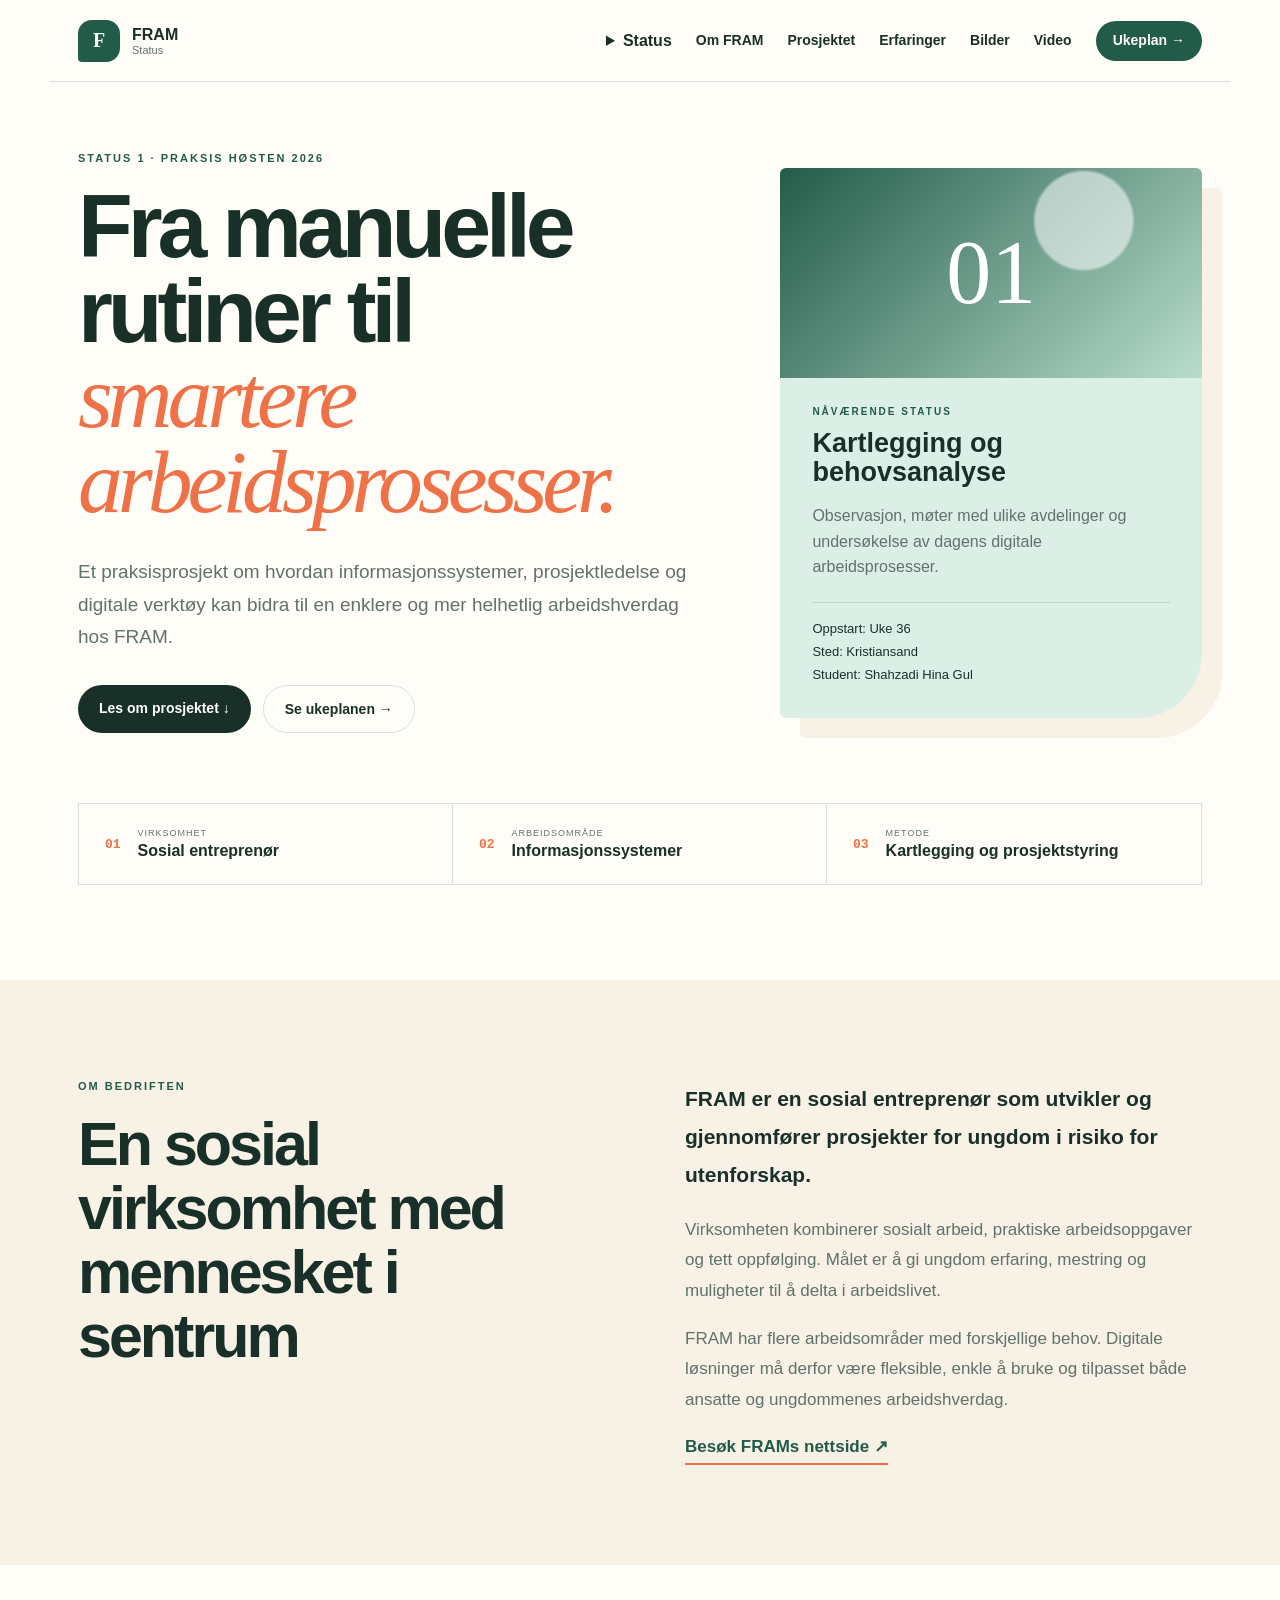
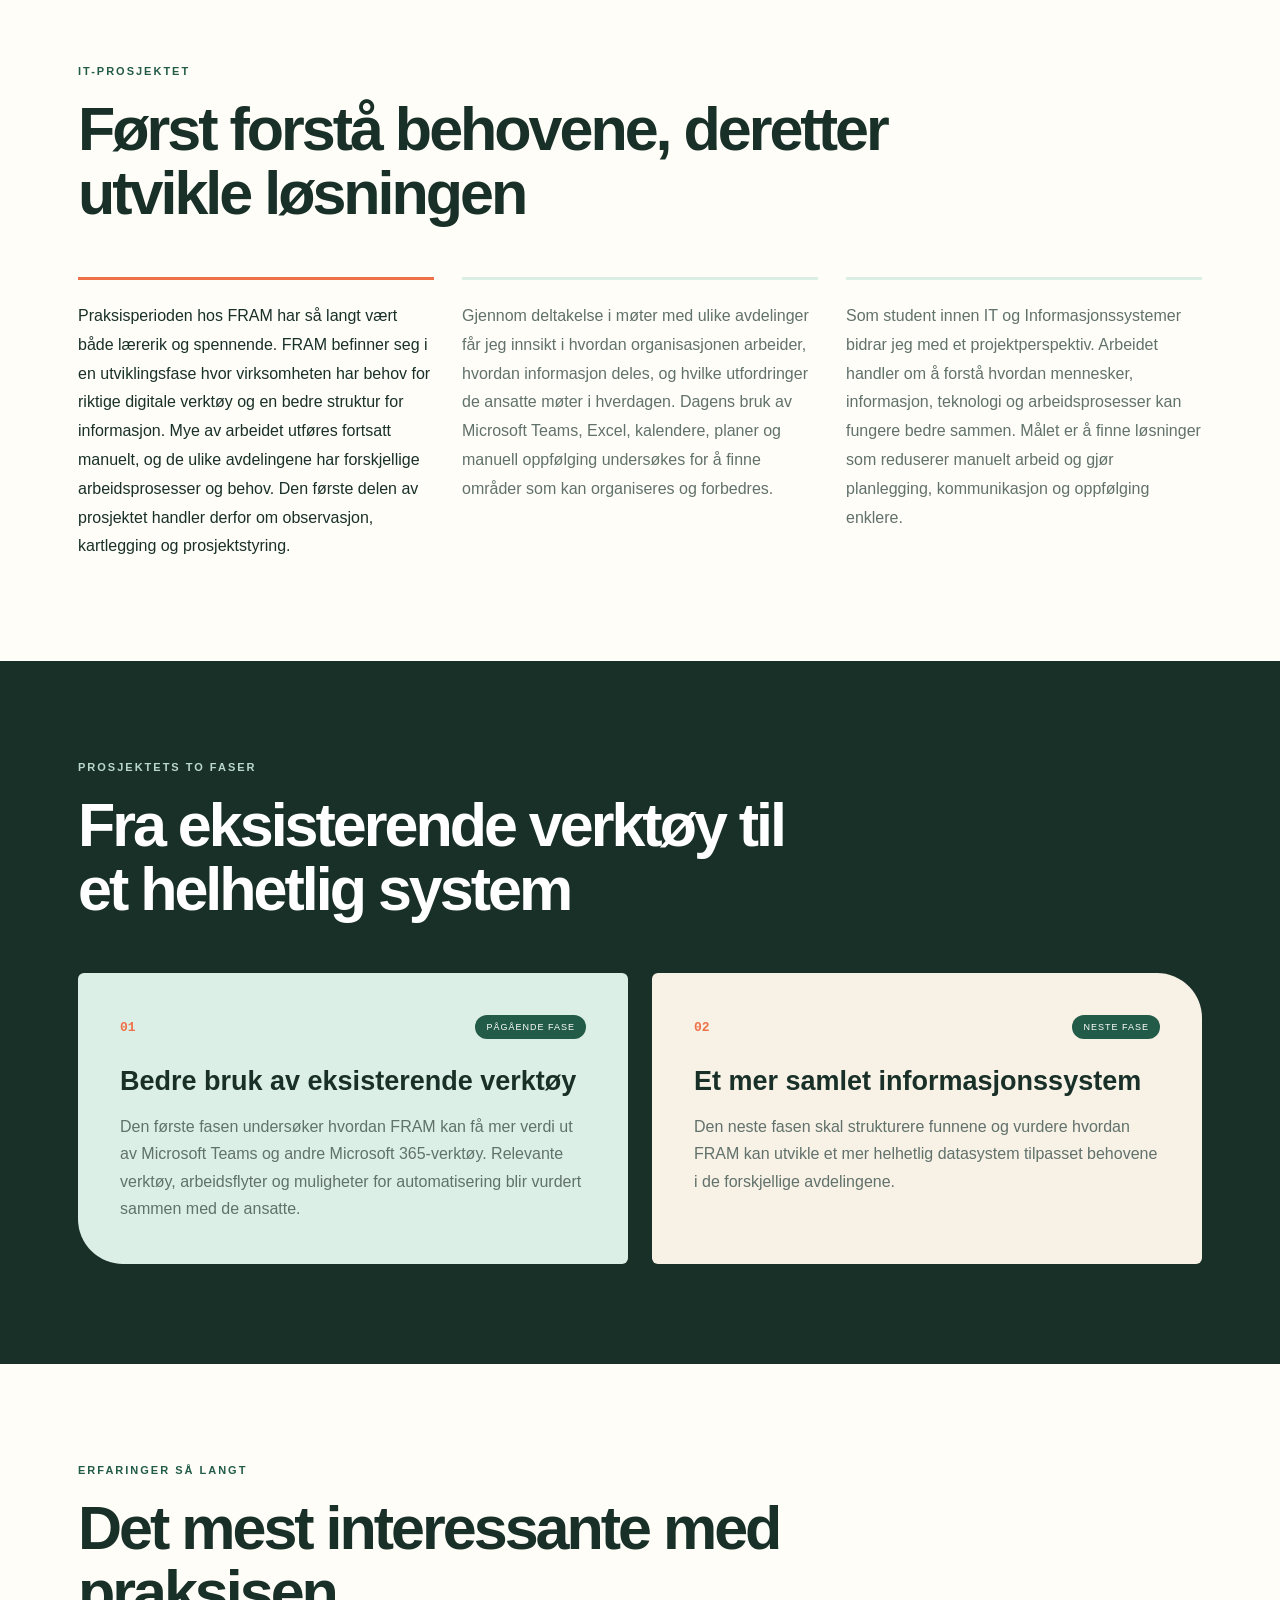
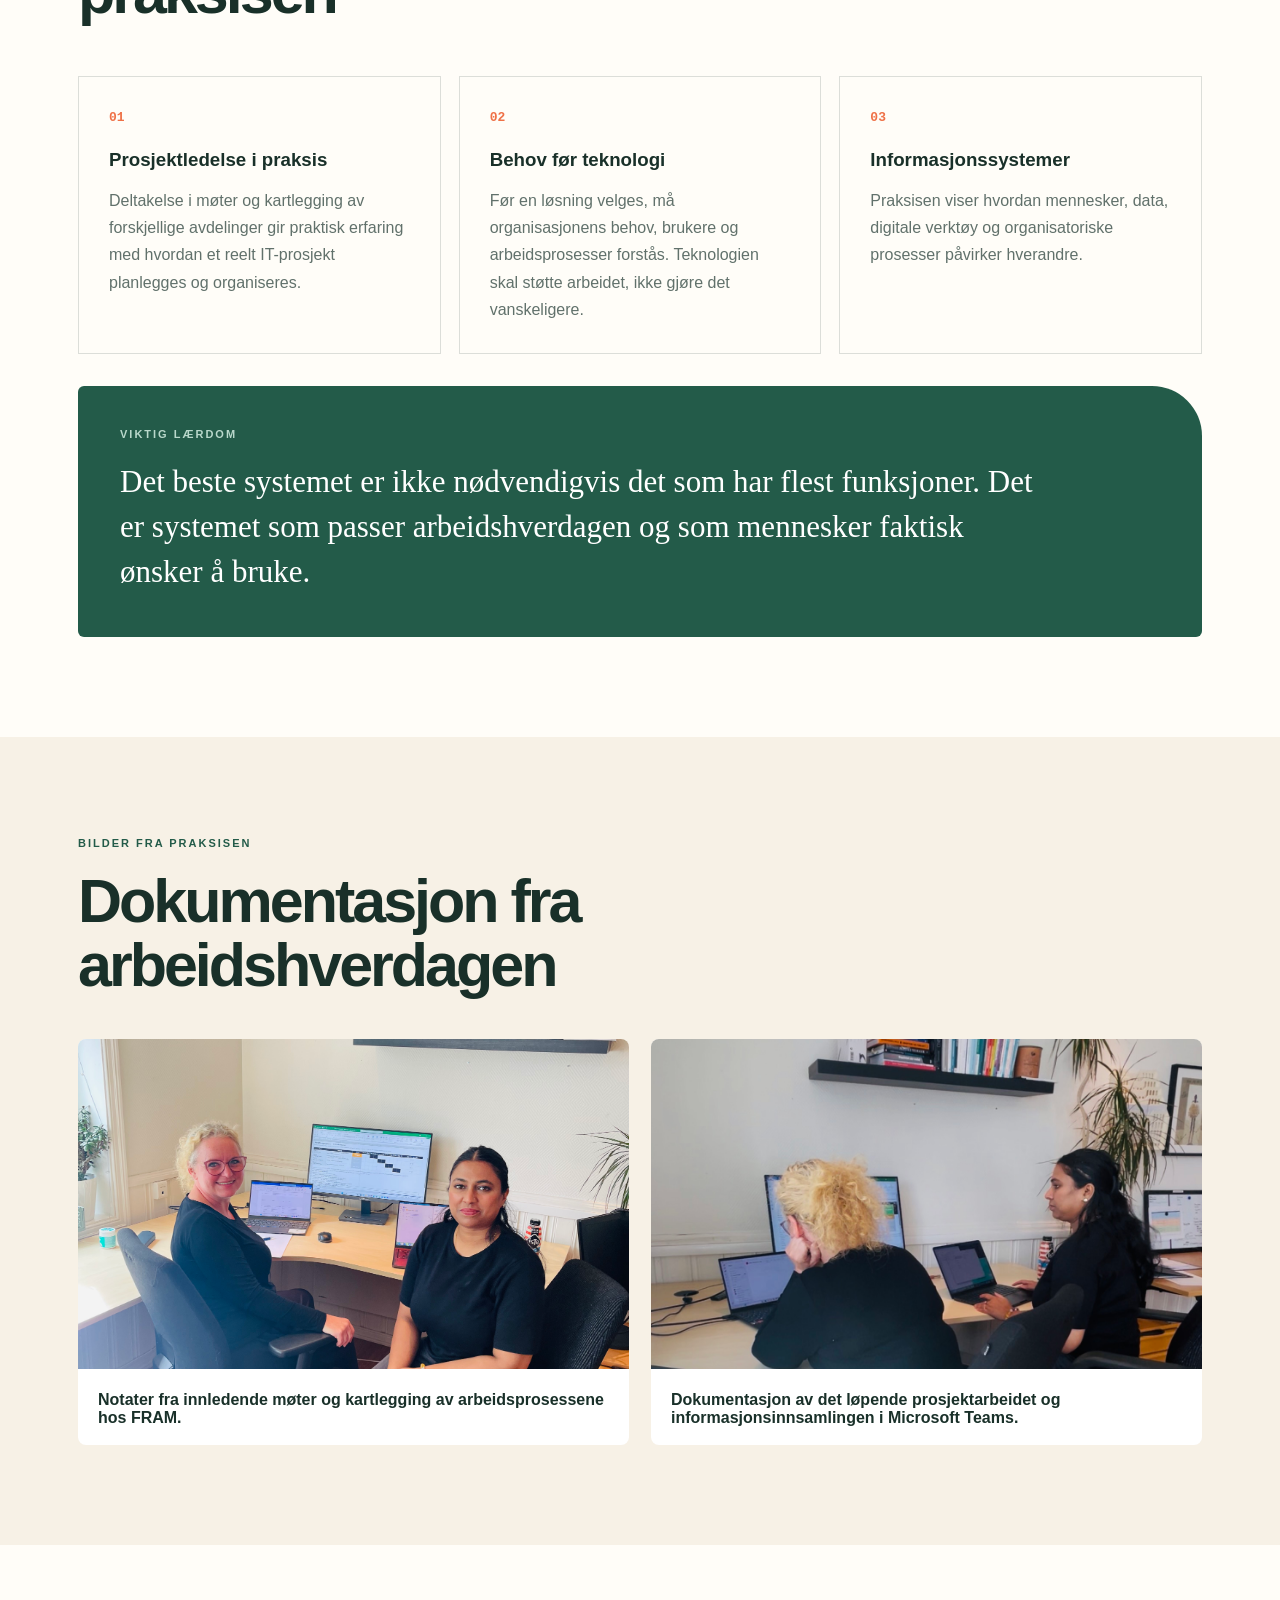
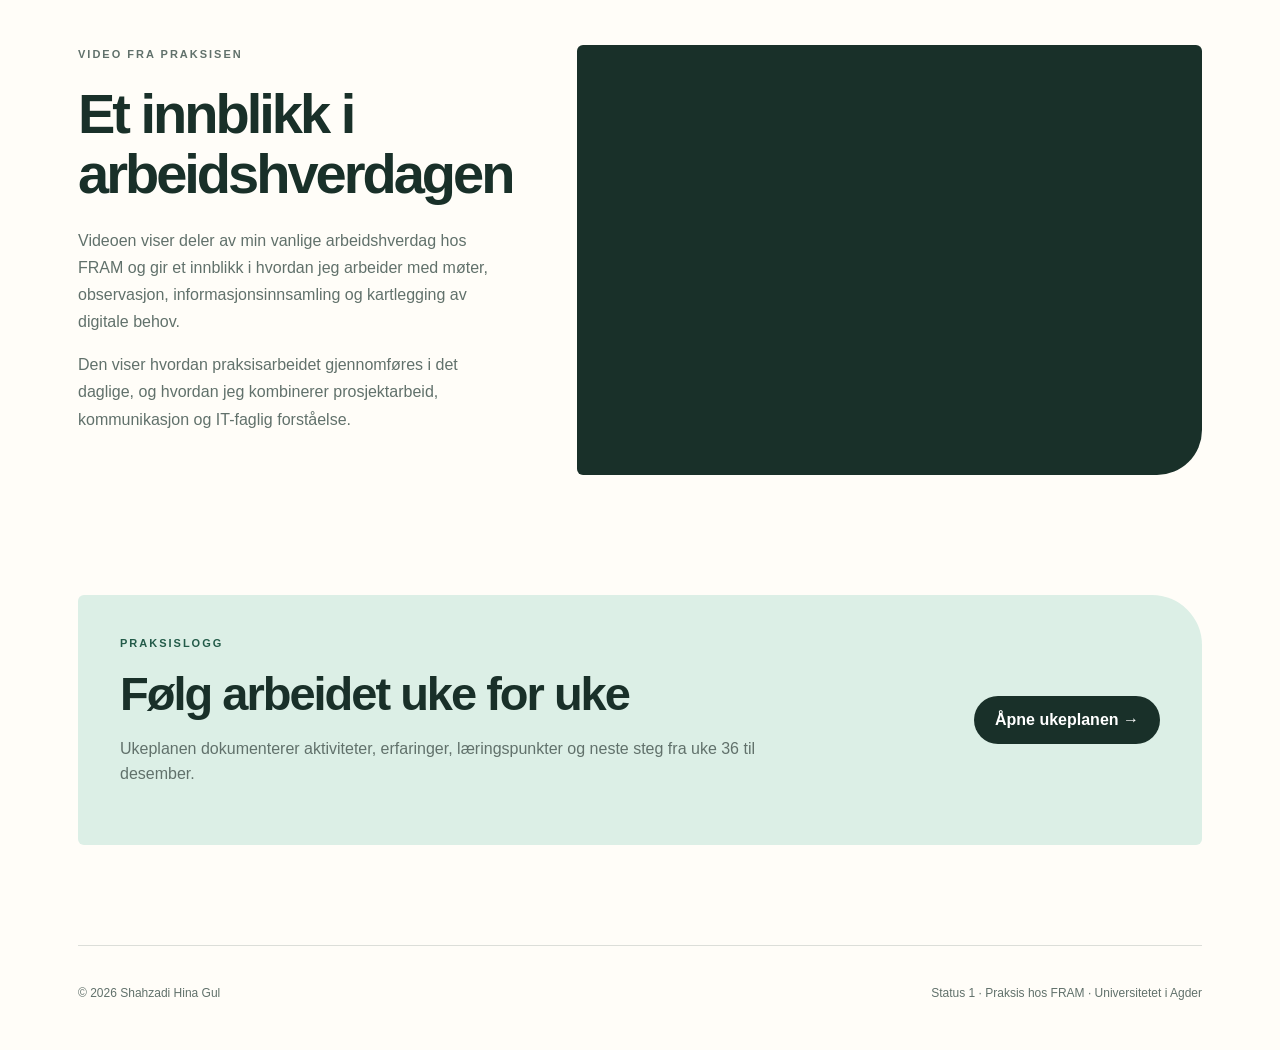
<file: index.html>
<!DOCTYPE html>
<html lang="no">
<head>
    <meta charset="UTF-8">

    <meta
        name="viewport"
        content="width=device-width, initial-scale=1.0"
    >

    <meta
        name="description"
        content="Status 1 fra praksisperioden hos FRAM."
    >

    <title>Status 1 | Praksis hos FRAM</title>

    <link rel="stylesheet" href="./style.css">
</head>

<body>

<header class="site-header">
    <a href="index.html" class="brand">
        <span class="brand-mark">F</span>

        <span class="brand-text">
            <strong>FRAM</strong>
            <small>Status</small>
        </span>
    </a>

    <nav class="navigation" aria-label="Hovedmeny"><details class="status-menu"><summary>Status</summary><div class="status-menu-items"><a href="index.html">Status 1</a><a href="status-2.html">Status 2</a></div></details>
        
        <a href="#om-fram">Om FRAM</a>
        <a href="#prosjektet">Prosjektet</a>
        <a href="#erfaringer">Erfaringer</a>
        <a href="#bilder">Bilder</a>
        <a href="#video">Video</a>

        <a href="weekly-plan.html" class="plan-link">
            Ukeplan →
        </a>
    </nav>
</header>

<main>

    <!-- Front page -->
    <section class="hero">

        <div class="hero-content">
            <p class="label">
                STATUS 1 · PRAKSIS HØSTEN 2026
            </p>

            <h1>
                Fra manuelle rutiner til
                <span>smartere arbeidsprosesser.</span>
            </h1>

            <p class="hero-text">
                Et praksisprosjekt om hvordan informasjonssystemer,
                prosjektledelse og digitale verktøy kan bidra til en
                enklere og mer helhetlig arbeidshverdag hos FRAM.
            </p>

            <div class="hero-actions">
                <a href="#prosjektet" class="button dark-button">
                    Les om prosjektet ↓
                </a>

                <a
                    href="weekly-plan.html"
                    class="button light-button"
                >
                    Se ukeplanen →
                </a>
            </div>
        </div>

        <aside class="status-card">

            <div class="status-decoration">
                <span>01</span>
            </div>

            <div class="status-content">
                <p class="status-label">
                    NÅVÆRENDE STATUS
                </p>

                <h2>
                    Kartlegging og behovsanalyse
                </h2>

                <p>
                    Observasjon, møter med ulike avdelinger og
                    undersøkelse av dagens digitale arbeidsprosesser.
                </p>

                <div class="status-details">
                    <span>Oppstart: Uke 36</span>
                    <span>Sted: Kristiansand</span>
                    <span>Student: Shahzadi Hina Gul</span>
                </div>
            </div>

        </aside>

    </section>

    <!-- Key facts -->
    <section class="facts" aria-label="Nøkkelinformasjon">

        <article>
            <span>01</span>

            <div>
                <small>VIRKSOMHET</small>
                <strong>Sosial entreprenør</strong>
            </div>
        </article>

        <article>
            <span>02</span>

            <div>
                <small>ARBEIDSOMRÅDE</small>
                <strong>Informasjonssystemer</strong>
            </div>
        </article>

        <article>
            <span>03</span>

            <div>
                <small>METODE</small>
                <strong>Kartlegging og prosjektstyring</strong>
            </div>
        </article>

    </section>

    <!-- About FRAM -->
    <section
        class="split-section about-section"
        id="om-fram"
    >

        <div class="section-heading">
            <p class="label">OM BEDRIFTEN</p>

            <h2>
                En sosial virksomhet med mennesket i sentrum
            </h2>
        </div>

        <div class="section-text">
            <p class="lead">
                FRAM er en sosial entreprenør som utvikler og
                gjennomfører prosjekter for ungdom i risiko for
                utenforskap.
            </p>

            <p>
                Virksomheten kombinerer sosialt arbeid, praktiske
                arbeidsoppgaver og tett oppfølging. Målet er å gi
                ungdom erfaring, mestring og muligheter til å delta i
                arbeidslivet.
            </p>

            <p>
                FRAM har flere arbeidsområder med forskjellige behov.
                Digitale løsninger må derfor være fleksible, enkle å
                bruke og tilpasset både ansatte og ungdommenes
                arbeidshverdag.
            </p>

            <a
                href="https://www.framkrs.no/"
                target="_blank"
                rel="noopener noreferrer"
                class="text-link"
            >
                Besøk FRAMs nettside ↗
            </a>
        </div>

    </section>

    <!-- IT project -->
    <section class="project-section" id="prosjektet">

        <div class="section-heading project-heading">
            <p class="label">IT-PROSJEKTET</p>

            <h2>
                Først forstå behovene, deretter utvikle løsningen
            </h2>
        </div>

        <div class="project-paragraphs">

            <p>
                Praksisperioden hos FRAM har så langt vært både lærerik
                og spennende. FRAM befinner seg i en utviklingsfase
                hvor virksomheten har behov for riktige digitale
                verktøy og en bedre struktur for informasjon. Mye av
                arbeidet utføres fortsatt manuelt, og de ulike
                avdelingene har forskjellige arbeidsprosesser og behov.
                Den første delen av prosjektet handler derfor om
                observasjon, kartlegging og prosjektstyring.
            </p>

            <p>
                Gjennom deltakelse i møter med ulike avdelinger får jeg
                innsikt i hvordan organisasjonen arbeider, hvordan
                informasjon deles, og hvilke utfordringer de ansatte
                møter i hverdagen. Dagens bruk av Microsoft Teams,
                Excel, kalendere, planer og manuell oppfølging
                undersøkes for å finne områder som kan organiseres og
                forbedres.
            </p>

            <p>
                Som student innen IT og Informasjonssystemer bidrar
                jeg med et projektperspektiv. Arbeidet
                handler om å forstå hvordan mennesker, informasjon,
                teknologi og arbeidsprosesser kan fungere bedre sammen.
                Målet er å finne løsninger som reduserer manuelt arbeid
                og gjør planlegging, kommunikasjon og oppfølging
                enklere.
            </p>

        </div>

    </section>

    <!-- Project phases -->
    <section class="phases-section">

        <div class="section-heading phase-heading">
            <p class="label light-label">
                PROSJEKTETS TO FASER
            </p>

            <h2>
                Fra eksisterende verktøy til et helhetlig system
            </h2>
        </div>

        <div class="phase-grid">

            <article class="phase-card current-phase">
                <div class="phase-top">
                    <span>01</span>
                    <small>PÅGÅENDE FASE</small>
                </div>

                <h3>
                    Bedre bruk av eksisterende verktøy
                </h3>

                <p>
                    Den første fasen undersøker hvordan FRAM kan få mer
                    verdi ut av Microsoft Teams og andre Microsoft
                    365-verktøy. Relevante verktøy, arbeidsflyter og
                    muligheter for automatisering blir vurdert sammen
                    med de ansatte.
                </p>
            </article>

            <article class="phase-card next-phase">
                <div class="phase-top">
                    <span>02</span>
                    <small>NESTE FASE</small>
                </div>

                <h3>
                    Et mer samlet informasjonssystem
                </h3>

                <p>
                    Den neste fasen skal strukturere funnene og vurdere
                    hvordan FRAM kan utvikle et mer helhetlig
                    datasystem tilpasset behovene i de forskjellige
                    avdelingene.
                </p>
            </article>

        </div>

    </section>

    <!-- Experiences -->
    <section class="experience-section" id="erfaringer">

        <div class="section-heading experience-heading">
            <p class="label">ERFARINGER SÅ LANGT</p>

            <h2>
                Det mest interessante med praksisen
            </h2>
        </div>

        <div class="experience-grid">

            <article>
                <span class="experience-number">01</span>

                <h3>Prosjektledelse i praksis</h3>

                <p>
                    Deltakelse i møter og kartlegging av forskjellige
                    avdelinger gir praktisk erfaring med hvordan et
                    reelt IT-prosjekt planlegges og organiseres.
                </p>
            </article>

            <article>
                <span class="experience-number">02</span>

                <h3>Behov før teknologi</h3>

                <p>
                    Før en løsning velges, må organisasjonens behov,
                    brukere og arbeidsprosesser forstås. Teknologien
                    skal støtte arbeidet, ikke gjøre det vanskeligere.
                </p>
            </article>

            <article>
                <span class="experience-number">03</span>

                <h3>Informasjonssystemer</h3>

                <p>
                    Praksisen viser hvordan mennesker, data, digitale
                    verktøy og organisatoriske prosesser påvirker
                    hverandre.
                </p>
            </article>

        </div>

        <div class="reflection">
            <p class="label light-label">
                VIKTIG LÆRDOM
            </p>

            <blockquote>
                Det beste systemet er ikke nødvendigvis det som har
                flest funksjoner. Det er systemet som passer
                arbeidshverdagen og som mennesker faktisk ønsker å
                bruke.
            </blockquote>
        </div>

    </section>

    <!-- Photographs -->
    <section class="media-section" id="bilder">

        <div class="section-heading media-heading">
            <p class="label">BILDER FRA PRAKSISEN</p>

            <h2>
                Dokumentasjon fra arbeidshverdagen
            </h2>
        </div>

        <div class="photo-grid">

            <figure>
                <img
                    src="./images/fram-1-converted.jpg"
                    alt="Notater fra det innledende møtet og kartleggingen hos FRAM"
                >

                <figcaption>
                    Notater fra innledende møter og kartlegging av
                    arbeidsprosessene hos FRAM.
                </figcaption>
            </figure>

            <figure>
                <img
                    src="./images/fram-2.jpg"
                    alt="Dokumentasjon av arbeid og notater i Microsoft Teams"
                >

                <figcaption>
                    Dokumentasjon av det løpende prosjektarbeidet og
                    informasjonsinnsamlingen i Microsoft Teams.
                </figcaption>
            </figure>

        </div>

    </section>

    <!-- YouTube video -->
    <section class="video-section" id="video">

        <div class="video-information">
            <p class="label">VIDEO FRA PRAKSISEN</p>

            <h2>
                Et innblikk i arbeidshverdagen
            </h2>

            <p>
                Videoen viser deler av min vanlige arbeidshverdag hos
                FRAM og gir et innblikk i hvordan jeg arbeider med
                møter, observasjon, informasjonsinnsamling og
                kartlegging av digitale behov.
            </p>

            <p>
                Den viser hvordan praksisarbeidet gjennomføres i det
                daglige, og hvordan jeg kombinerer prosjektarbeid,
                kommunikasjon og IT-faglig forståelse.
            </p>
        </div>

        <div class="video-placeholder">
            <iframe
                src="https://www.youtube.com/embed/lbPqTGdRKX4"
                title="Min arbeidshverdag i praksis hos FRAM"
                allow="accelerometer; autoplay; clipboard-write; encrypted-media; gyroscope; picture-in-picture; web-share"
                referrerpolicy="strict-origin-when-cross-origin"
                allowfullscreen>
            </iframe>
        </div>

    </section>

    <!-- Weekly plan link -->
    <section class="weekly-banner">

        <div>
            <p class="label">PRAKSISLOGG</p>

            <h2>
                Følg arbeidet uke for uke
            </h2>

            <p>
                Ukeplanen dokumenterer aktiviteter, erfaringer,
                læringspunkter og neste steg fra uke 36 til desember.
            </p>
        </div>

        <a href="weekly-plan.html" class="weekly-button">
            Åpne ukeplanen →
        </a>

    </section>

</main>

<footer class="footer">
    <p>© 2026 Shahzadi Hina Gul</p>

    <p>
        Status 1 · Praksis hos FRAM · Universitetet i Agder
    </p>
</footer>

</body>
</html>
</file>
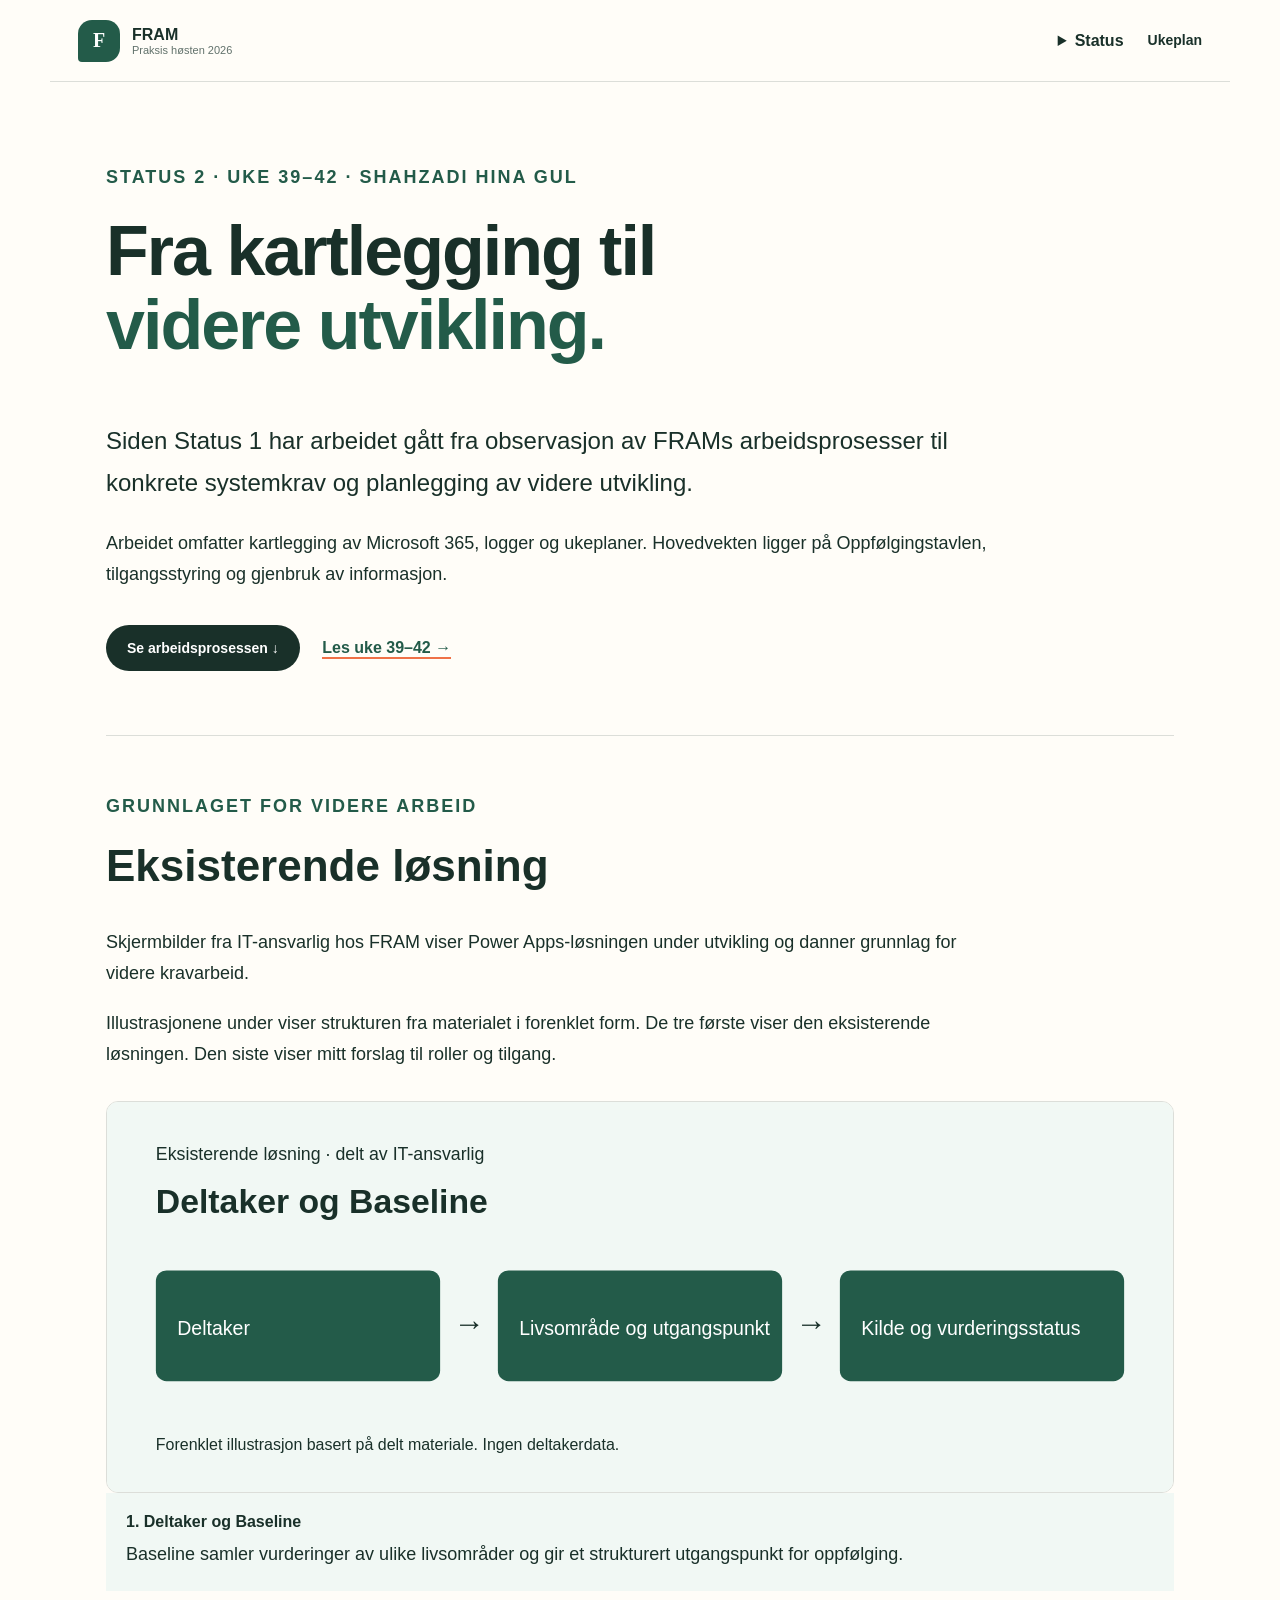
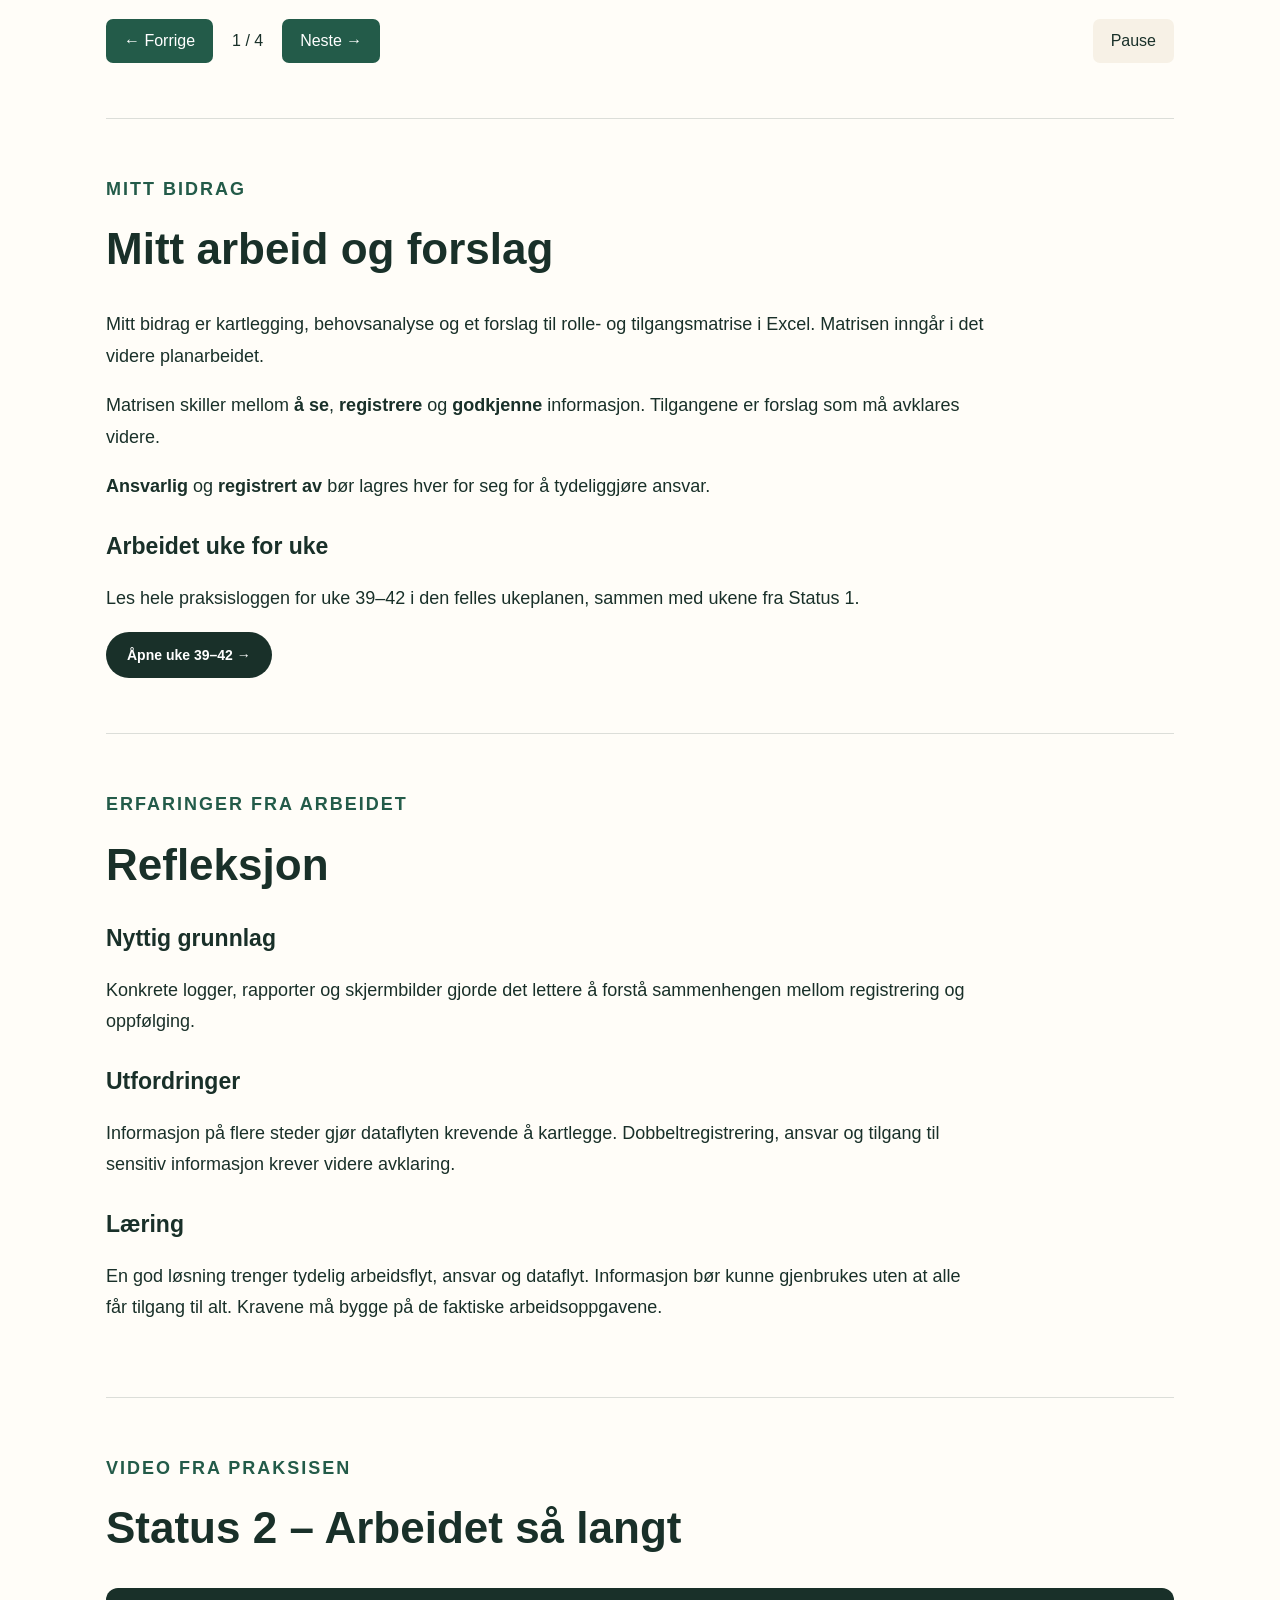
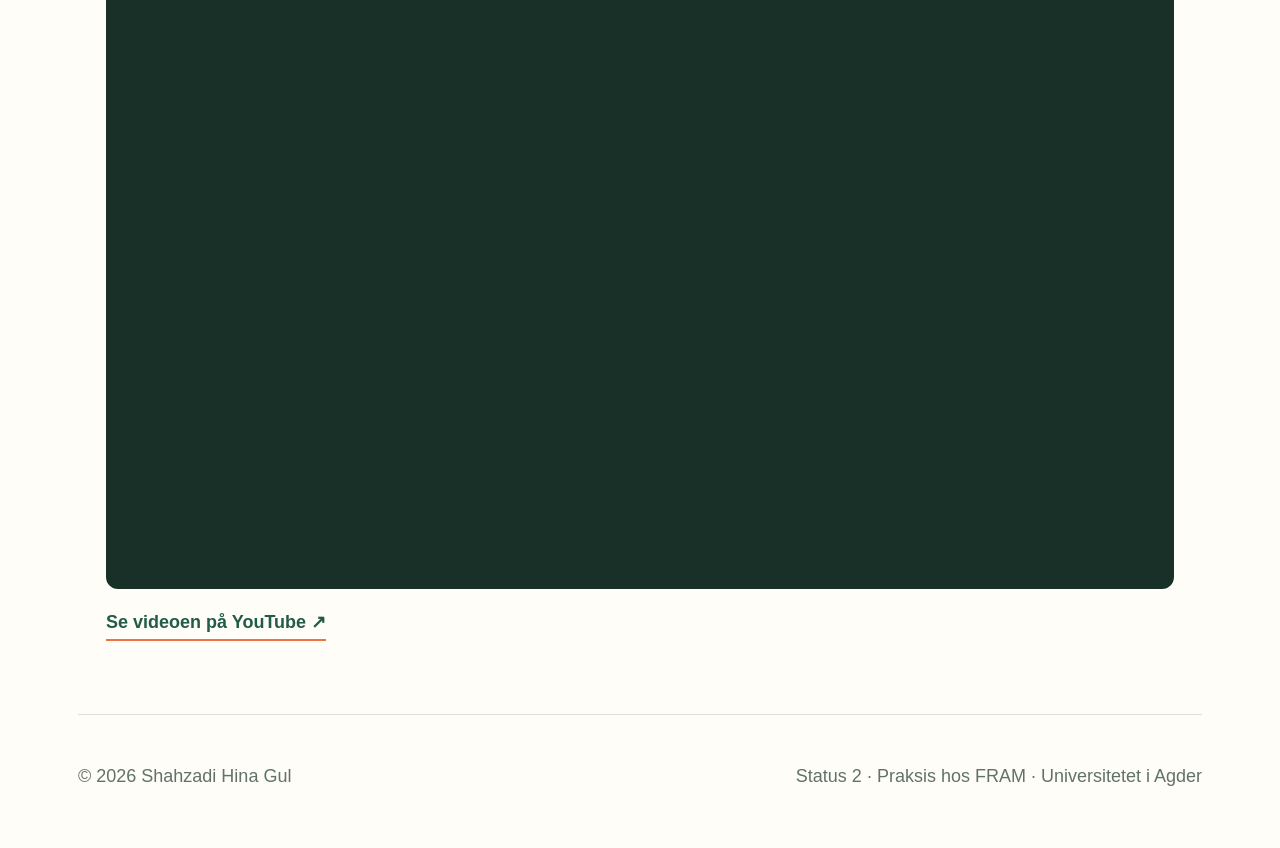
<file: status-2.html>
<!DOCTYPE html>
<html lang="nb"><head><meta charset="UTF-8"><meta name="viewport" content="width=device-width,initial-scale=1"><meta name="description" content="Status 2 fra praksis hos FRAM: kartlegging, roller og tilgang, og videre arbeid med Oppfølgingstavlen."><title>Status 2 | Praksis hos FRAM</title><link rel="stylesheet" href="style.css"><link rel="stylesheet" href="status-2.css"><script src="status-2.js" defer></script></head>
<body class="status-two"><a class="skip" href="#main">Hopp til innhold</a><header class="site-header"><a class="brand" href="index.html"><span class="brand-mark">F</span><span class="brand-text"><strong>FRAM</strong><small>Praksis høsten 2026</small></span></a><nav class="navigation" aria-label="Hovedmeny"><details class="status-menu"><summary>Status</summary><div class="status-menu-items"><a href="index.html">Status 1</a><a href="status-2.html">Status 2</a></div></details><a href="weekly-plan.html">Ukeplan</a></nav></header>
<main id="main"><section class="s2-intro"><p class="label">STATUS 2 · UKE 39–42 · SHAHZADI HINA GUL</p><h1>Fra kartlegging til<br><span>videre utvikling.</span></h1><p class="intro">Siden Status 1 har arbeidet gått fra observasjon av FRAMs arbeidsprosesser til konkrete systemkrav og planlegging av videre utvikling.</p><p>Arbeidet omfatter kartlegging av Microsoft 365, logger og ukeplaner. Hovedvekten ligger på Oppfølgingstavlen, tilgangsstyring og gjenbruk av informasjon.</p><a class="button dark-button" href="#eksisterende">Se arbeidsprosessen ↓</a> <a class="text-link" href="weekly-plan.html#status-2-uker">Les uke 39–42 →</a></section>
<section id="eksisterende" class="s2-section"><p class="label">GRUNNLAGET FOR VIDERE ARBEID</p><h2>Eksisterende løsning</h2><p>Skjermbilder fra IT-ansvarlig hos FRAM viser Power Apps-løsningen under utvikling og danner grunnlag for videre kravarbeid.</p><p>Illustrasjonene under viser strukturen fra materialet i forenklet form. De tre første viser den eksisterende løsningen. Den siste viser mitt forslag til roller og tilgang.</p><div class="gallery" aria-label="Arbeidsprosess og mitt bidrag"><figure class="slide"><img src="images/status-2/illustrasjon-1.svg" alt="Forenklet illustrasjon: Deltaker og Baseline. Deltaker, Livsområde og utgangspunkt, Kilde og vurderingsstatus."><figcaption><strong>1. Deltaker og Baseline</strong><p>Baseline samler vurderinger av ulike livsområder og gir et strukturert utgangspunkt for oppfølging.</p></figcaption></figure><figure class="slide"><img src="images/status-2/illustrasjon-2.svg" alt="Forenklet illustrasjon: Logging og observasjon. Tidspunkt og ansvarlig, Aktivitet og observasjon, Neste steg."><figcaption><strong>2. Logging og observasjon</strong><p>Logging og observasjoner dokumenterer hendelser og gir grunnlag for videre oppfølging.</p></figcaption></figure><figure class="slide"><img src="images/status-2/illustrasjon-3.svg" alt="Forenklet illustrasjon: Rapportgrunnlag. Logghendelser, Samlet oversikt, Grunnlag for rapport."><figcaption><strong>3. Rapportgrunnlag</strong><p>Rapportvisningen samler registrerte opplysninger. Kartleggingen min undersøker hvordan informasjon kan gjenbrukes.</p></figcaption></figure><figure class="slide"><img src="images/status-2/illustrasjon-4.svg" alt="Forenklet illustrasjon: Rolle- og tilgangsmatrise. Kan se, Kan registrere, Kan godkjenne."><figcaption><strong>4. Rolle- og tilgangsmatrise</strong><p>Mitt forslag til rolle- og tilgangsmatrise inngår i videre planlegging. Tilgangene er ikke endelig besluttet.</p></figcaption></figure><div class="gallery-controls" hidden><button type="button" id="prev" aria-label="Forrige bilde">← Forrige</button><span id="counter" aria-live="off">1 / 4</span><button type="button" id="next" aria-label="Neste bilde">Neste →</button><button type="button" id="toggle">Pause</button></div></div></section>
<section id="mitt-arbeid" class="s2-section"><p class="label">MITT BIDRAG</p><h2>Mitt arbeid og forslag</h2><p>Mitt bidrag er kartlegging, behovsanalyse og et forslag til rolle- og tilgangsmatrise i Excel. Matrisen inngår i det videre planarbeidet.</p><p>Matrisen skiller mellom <strong>å se</strong>, <strong>registrere</strong> og <strong>godkjenne</strong> informasjon. Tilgangene er forslag som må avklares videre.</p><p><strong>Ansvarlig</strong> og <strong>registrert av</strong> bør lagres hver for seg for å tydeliggjøre ansvar.</p><div id="uker"><h3>Arbeidet uke for uke</h3><p>Les hele praksisloggen for uke 39–42 i den felles ukeplanen, sammen med ukene fra Status 1.</p><a class="button dark-button" href="weekly-plan.html#status-2-uker">Åpne uke 39–42 →</a></div></section>
<section class="s2-section reflection-section"><p class="label">ERFARINGER FRA ARBEIDET</p><h2>Refleksjon</h2><h3>Nyttig grunnlag</h3><p>Konkrete logger, rapporter og skjermbilder gjorde det lettere å forstå sammenhengen mellom registrering og oppfølging.</p><h3>Utfordringer</h3><p>Informasjon på flere steder gjør dataflyten krevende å kartlegge. Dobbeltregistrering, ansvar og tilgang til sensitiv informasjon krever videre avklaring.</p><h3>Læring</h3><p>En god løsning trenger tydelig arbeidsflyt, ansvar og dataflyt. Informasjon bør kunne gjenbrukes uten at alle får tilgang til alt. Kravene må bygge på de faktiske arbeidsoppgavene.</p></section>
<section class="s2-section" id="video"><p class="label">VIDEO FRA PRAKSISEN</p><h2>Status 2 – Arbeidet så langt</h2><div class="status-video"><iframe src="https://www.youtube-nocookie.com/embed/P4ouo34R6bU" title="Status 2 – Praksis hos FRAM" loading="lazy" allow="accelerometer; autoplay; clipboard-write; encrypted-media; gyroscope; picture-in-picture; web-share" referrerpolicy="strict-origin-when-cross-origin" allowfullscreen></iframe></div><p><a class="text-link" href="https://www.youtube.com/watch?v=P4ouo34R6bU" target="_blank" rel="noopener noreferrer">Se videoen på YouTube ↗</a></p></section></main><footer class="footer"><p>© 2026 Shahzadi Hina Gul</p><p>Status 2 · Praksis hos FRAM · Universitetet i Agder</p></footer></body></html>
</file>
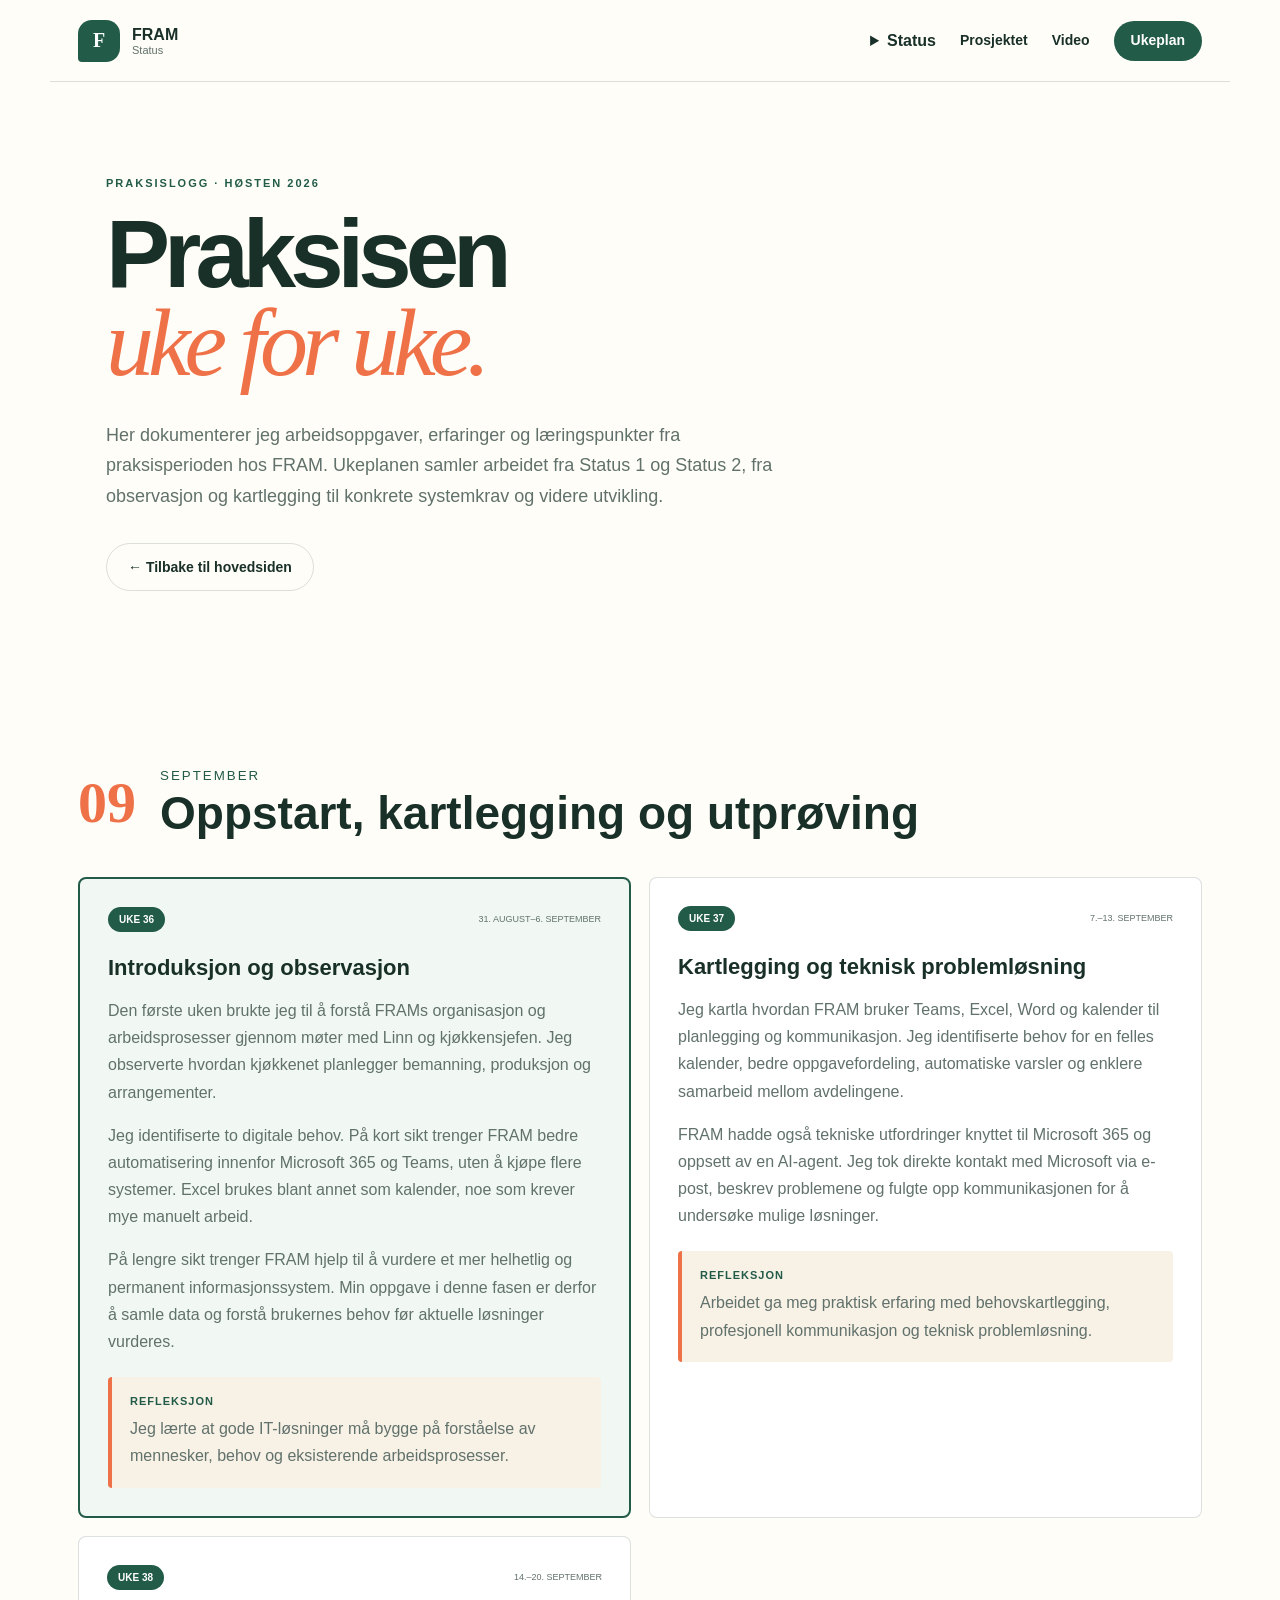
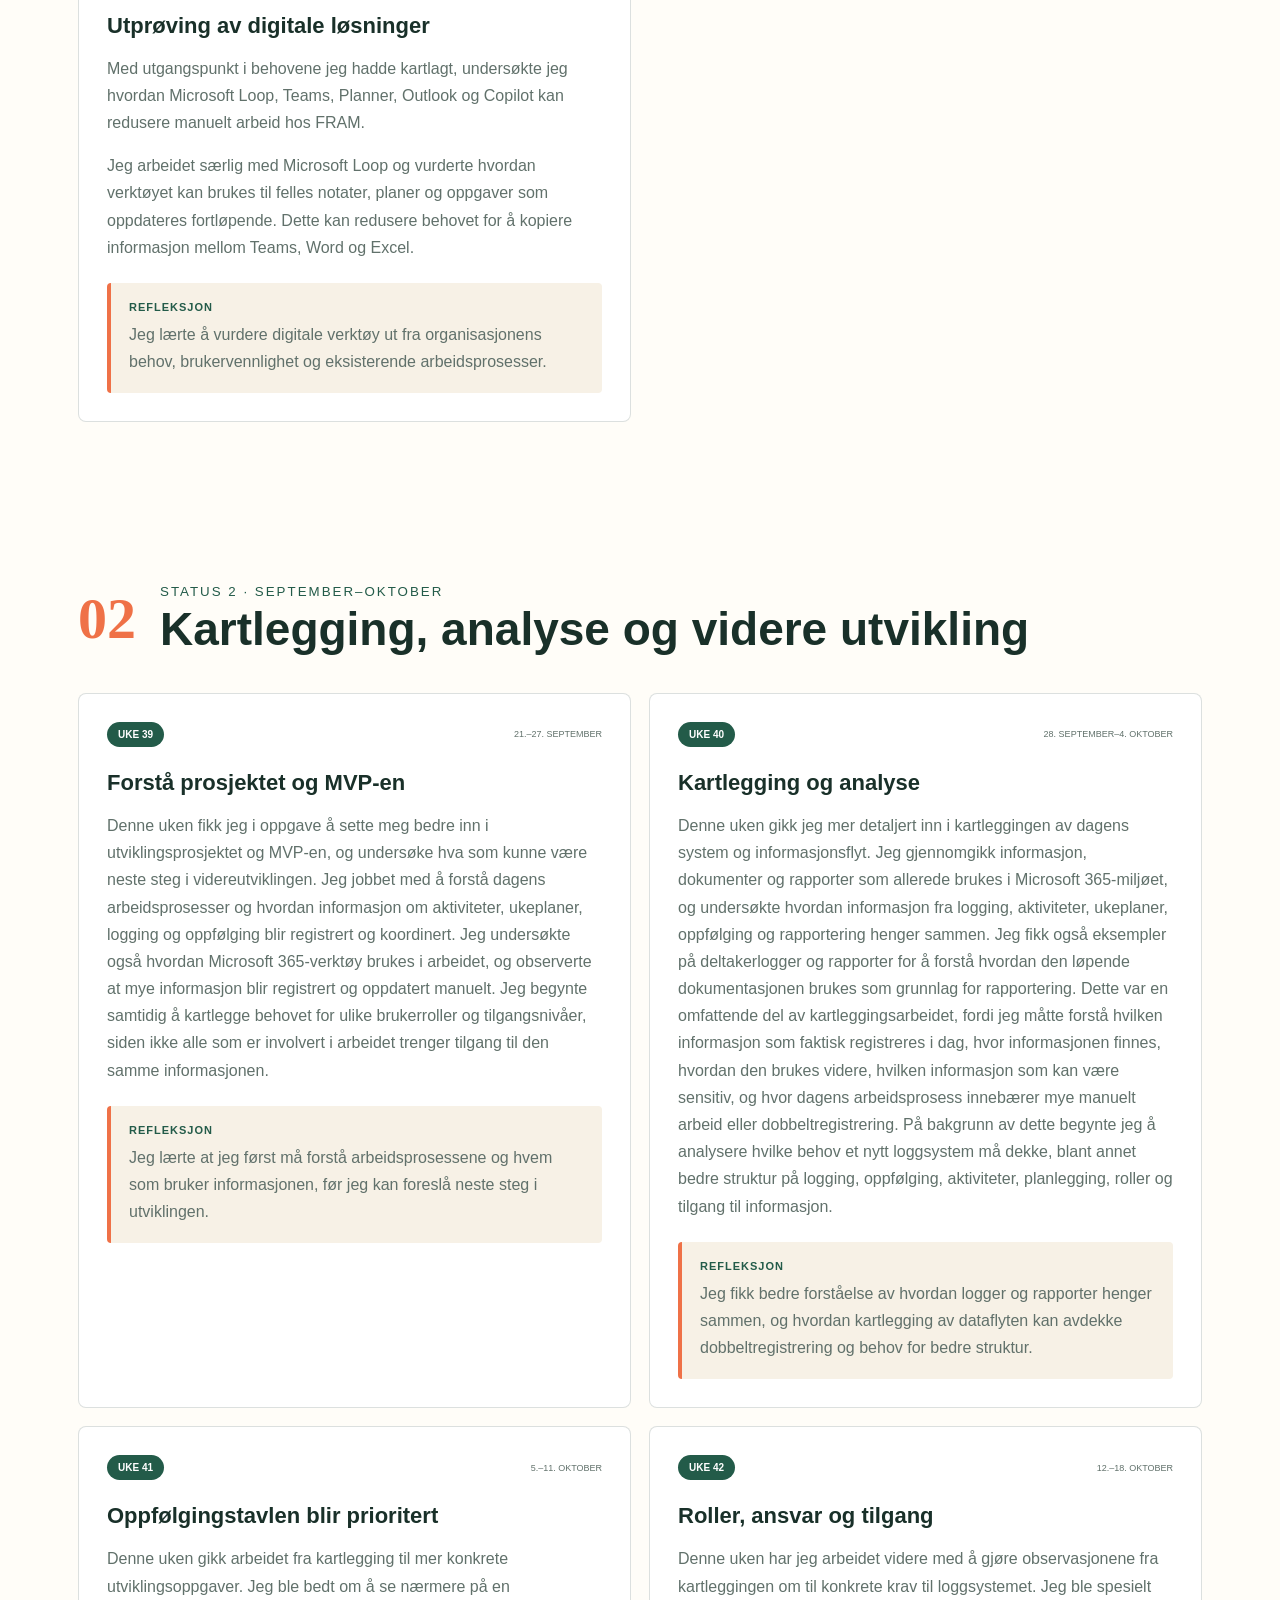
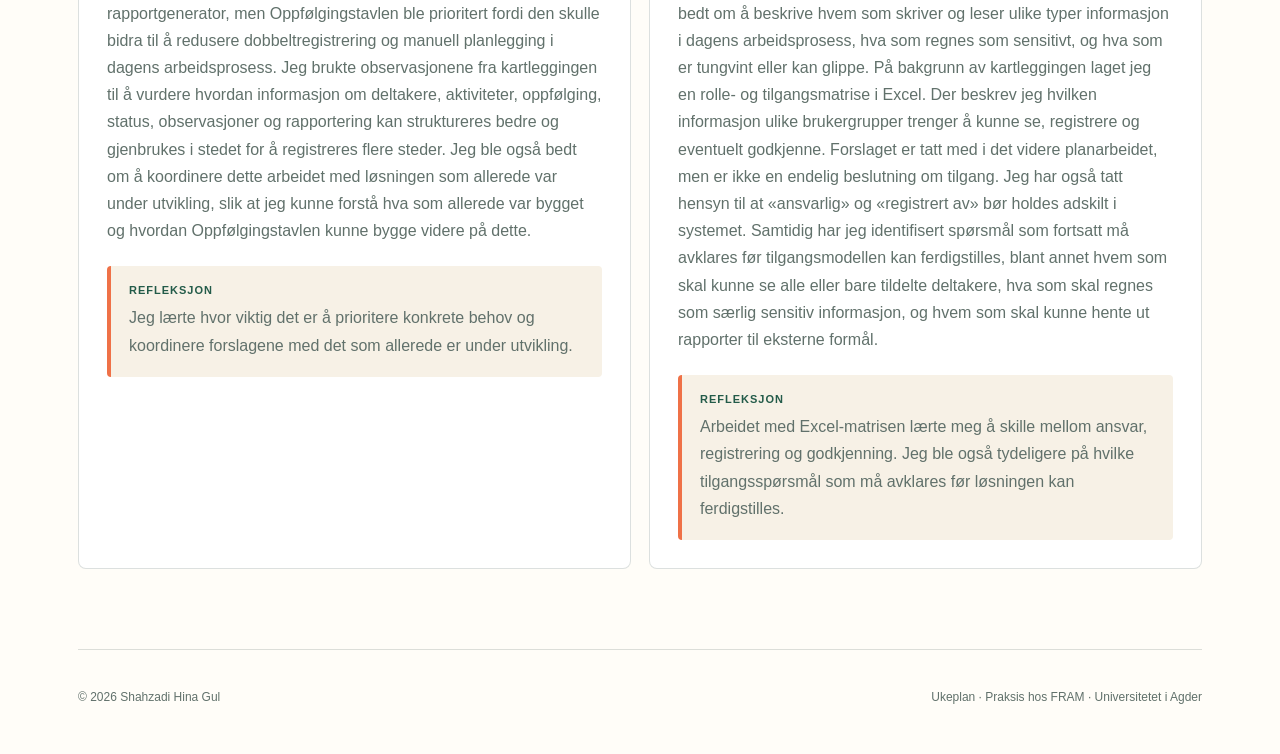
<file: weekly-plan.html>
<!DOCTYPE html>
<html lang="no">
<head>
    <meta charset="UTF-8">
    <meta name="viewport" content="width=device-width, initial-scale=1.0">
    <meta name="description" content="Ukeplan fra praksisperioden hos FRAM.">
    <title>Ukeplan | Praksis hos FRAM</title>
    <link rel="stylesheet" href="./style.css">
</head>

<body>
<header class="site-header">
    <a href="index.html" class="brand">
        <span class="brand-mark">F</span>
        <span class="brand-text">
            <strong>FRAM</strong>
            <small>Status</small>
        </span>
    </a>

    <nav class="navigation" aria-label="Hovedmeny"><details class="status-menu"><summary>Status</summary><div class="status-menu-items"><a href="index.html">Status 1</a><a href="status-2.html">Status 2</a></div></details>
        
        
        <a href="index.html#prosjektet">Prosjektet</a>
        <a href="index.html#video">Video</a>
        <a href="weekly-plan.html" class="plan-link">Ukeplan</a>
    </nav>
</header>

<main>
    <section class="weekly-hero">
        <p class="label">PRAKSISLOGG · HØSTEN 2026</p>
        <h1>Praksisen <span>uke for uke.</span></h1>
        <p>
            Her dokumenterer jeg arbeidsoppgaver, erfaringer og læringspunkter
            fra praksisperioden hos FRAM. Ukeplanen samler arbeidet fra Status 1 og Status 2, fra observasjon og kartlegging til konkrete systemkrav og videre utvikling.
        </p>
        <a href="index.html" class="button light-button">← Tilbake til hovedsiden</a>
    </section>

    <section class="month-section">
        <div class="month-title">
            <span>09</span>
            <div>
                <small>SEPTEMBER</small>
                <h2>Oppstart, kartlegging og utprøving</h2>
            </div>
        </div>

        <div class="week-grid">
            <article class="week-card highlighted-week">
                <div class="week-header">
                    <strong>UKE 36</strong>
                    <small>31. AUGUST–6. SEPTEMBER</small>
                </div>

                <h3>Introduksjon og observasjon</h3>
                <p>
                    Den første uken brukte jeg til å forstå FRAMs organisasjon
                    og arbeidsprosesser gjennom møter med Linn og kjøkkensjefen.
                    Jeg observerte hvordan kjøkkenet planlegger bemanning,
                    produksjon og arrangementer.
                </p>
                <p>
                    Jeg identifiserte to digitale behov. På kort sikt trenger
                    FRAM bedre automatisering innenfor Microsoft 365 og Teams,
                    uten å kjøpe flere systemer. Excel brukes blant annet som
                    kalender, noe som krever mye manuelt arbeid.
                </p>
                <p>
                    På lengre sikt trenger FRAM hjelp til å vurdere et mer
                    helhetlig og permanent informasjonssystem. Min oppgave i
                    denne fasen er derfor å samle data og forstå brukernes behov
                    før aktuelle løsninger vurderes.
                </p>

                <div class="week-reflection">
                    <h4>Refleksjon</h4>
                    <p>
                        Jeg lærte at gode IT-løsninger må bygge på forståelse av
                        mennesker, behov og eksisterende arbeidsprosesser.
                    </p>
                </div>
            </article>

            <article class="week-card">
                <div class="week-header">
                    <strong>UKE 37</strong>
                    <small>7.–13. SEPTEMBER</small>
                </div>

                <h3>Kartlegging og teknisk problemløsning</h3>
                <p>
                    Jeg kartla hvordan FRAM bruker Teams, Excel, Word og kalender
                    til planlegging og kommunikasjon. Jeg identifiserte behov for
                    en felles kalender, bedre oppgavefordeling, automatiske
                    varsler og enklere samarbeid mellom avdelingene.
                </p>
                <p>
                    FRAM hadde også tekniske utfordringer knyttet til Microsoft
                    365 og oppsett av en AI-agent. Jeg tok direkte kontakt med
                    Microsoft via e-post, beskrev problemene og fulgte opp
                    kommunikasjonen for å undersøke mulige løsninger.
                </p>

                <div class="week-reflection">
                    <h4>Refleksjon</h4>
                    <p>
                        Arbeidet ga meg praktisk erfaring med behovskartlegging,
                        profesjonell kommunikasjon og teknisk problemløsning.
                    </p>
                </div>
            </article>

            <article class="week-card">
                <div class="week-header">
                    <strong>UKE 38</strong>
                    <small>14.–20. SEPTEMBER</small>
                </div>

                <h3>Utprøving av digitale løsninger</h3>
                <p>
                    Med utgangspunkt i behovene jeg hadde kartlagt, undersøkte
                    jeg hvordan Microsoft Loop, Teams, Planner, Outlook og
                    Copilot kan redusere manuelt arbeid hos FRAM.
                </p>
                <p>
                    Jeg arbeidet særlig med Microsoft Loop og vurderte hvordan
                    verktøyet kan brukes til felles notater, planer og oppgaver
                    som oppdateres fortløpende. Dette kan redusere behovet for å
                    kopiere informasjon mellom Teams, Word og Excel.
                </p>

                <div class="week-reflection">
                    <h4>Refleksjon</h4>
                    <p>
                        Jeg lærte å vurdere digitale verktøy ut fra
                        organisasjonens behov, brukervennlighet og eksisterende
                        arbeidsprosesser.
                    </p>
                </div>
            </article>
        </div>
    </section>
<section class="month-section" id="status-2-uker"><div class="month-title"><span>02</span><div><small>STATUS 2 · SEPTEMBER–OKTOBER</small><h2>Kartlegging, analyse og videre utvikling</h2></div></div><div class="week-grid"><article class="week-card" id="uke-39"><div class="week-header"><strong>UKE 39</strong><small>21.–27. SEPTEMBER</small></div><h3>Forstå prosjektet og MVP-en</h3><p>Denne uken fikk jeg i oppgave å sette meg bedre inn i utviklingsprosjektet og MVP-en, og undersøke hva som kunne være neste steg i videreutviklingen. Jeg jobbet med å forstå dagens arbeidsprosesser og hvordan informasjon om aktiviteter, ukeplaner, logging og oppfølging blir registrert og koordinert. Jeg undersøkte også hvordan Microsoft 365-verktøy brukes i arbeidet, og observerte at mye informasjon blir registrert og oppdatert manuelt. Jeg begynte samtidig å kartlegge behovet for ulike brukerroller og tilgangsnivåer, siden ikke alle som er involvert i arbeidet trenger tilgang til den samme informasjonen.</p><div class="week-reflection"><h4>Refleksjon</h4><p>Jeg lærte at jeg først må forstå arbeidsprosessene og hvem som bruker informasjonen, før jeg kan foreslå neste steg i utviklingen.</p></div></article><article class="week-card" id="uke-40"><div class="week-header"><strong>UKE 40</strong><small>28. SEPTEMBER–4. OKTOBER</small></div><h3>Kartlegging og analyse</h3><p>Denne uken gikk jeg mer detaljert inn i kartleggingen av dagens system og informasjonsflyt. Jeg gjennomgikk informasjon, dokumenter og rapporter som allerede brukes i Microsoft 365-miljøet, og undersøkte hvordan informasjon fra logging, aktiviteter, ukeplaner, oppfølging og rapportering henger sammen. Jeg fikk også eksempler på deltakerlogger og rapporter for å forstå hvordan den løpende dokumentasjonen brukes som grunnlag for rapportering. Dette var en omfattende del av kartleggingsarbeidet, fordi jeg måtte forstå hvilken informasjon som faktisk registreres i dag, hvor informasjonen finnes, hvordan den brukes videre, hvilken informasjon som kan være sensitiv, og hvor dagens arbeidsprosess innebærer mye manuelt arbeid eller dobbeltregistrering. På bakgrunn av dette begynte jeg å analysere hvilke behov et nytt loggsystem må dekke, blant annet bedre struktur på logging, oppfølging, aktiviteter, planlegging, roller og tilgang til informasjon.</p><div class="week-reflection"><h4>Refleksjon</h4><p>Jeg fikk bedre forståelse av hvordan logger og rapporter henger sammen, og hvordan kartlegging av dataflyten kan avdekke dobbeltregistrering og behov for bedre struktur.</p></div></article><article class="week-card" id="uke-41"><div class="week-header"><strong>UKE 41</strong><small>5.–11. OKTOBER</small></div><h3>Oppfølgingstavlen blir prioritert</h3><p>Denne uken gikk arbeidet fra kartlegging til mer konkrete utviklingsoppgaver. Jeg ble bedt om å se nærmere på en rapportgenerator, men Oppfølgingstavlen ble prioritert fordi den skulle bidra til å redusere dobbeltregistrering og manuell planlegging i dagens arbeidsprosess. Jeg brukte observasjonene fra kartleggingen til å vurdere hvordan informasjon om deltakere, aktiviteter, oppfølging, status, observasjoner og rapportering kan struktureres bedre og gjenbrukes i stedet for å registreres flere steder. Jeg ble også bedt om å koordinere dette arbeidet med løsningen som allerede var under utvikling, slik at jeg kunne forstå hva som allerede var bygget og hvordan Oppfølgingstavlen kunne bygge videre på dette.</p><div class="week-reflection"><h4>Refleksjon</h4><p>Jeg lærte hvor viktig det er å prioritere konkrete behov og koordinere forslagene med det som allerede er under utvikling.</p></div></article><article class="week-card" id="uke-42"><div class="week-header"><strong>UKE 42</strong><small>12.–18. OKTOBER</small></div><h3>Roller, ansvar og tilgang</h3><p>Denne uken har jeg arbeidet videre med å gjøre observasjonene fra kartleggingen om til konkrete krav til loggsystemet. Jeg ble spesielt bedt om å beskrive hvem som skriver og leser ulike typer informasjon i dagens arbeidsprosess, hva som regnes som sensitivt, og hva som er tungvint eller kan glippe. På bakgrunn av kartleggingen laget jeg en rolle- og tilgangsmatrise i Excel. Der beskrev jeg hvilken informasjon ulike brukergrupper trenger å kunne se, registrere og eventuelt godkjenne. Forslaget er tatt med i det videre planarbeidet, men er ikke en endelig beslutning om tilgang. Jeg har også tatt hensyn til at «ansvarlig» og «registrert av» bør holdes adskilt i systemet. Samtidig har jeg identifisert spørsmål som fortsatt må avklares før tilgangsmodellen kan ferdigstilles, blant annet hvem som skal kunne se alle eller bare tildelte deltakere, hva som skal regnes som særlig sensitiv informasjon, og hvem som skal kunne hente ut rapporter til eksterne formål.</p><div class="week-reflection"><h4>Refleksjon</h4><p>Arbeidet med Excel-matrisen lærte meg å skille mellom ansvar, registrering og godkjenning. Jeg ble også tydeligere på hvilke tilgangsspørsmål som må avklares før løsningen kan ferdigstilles.</p></div></article></div></section>
</main>

<footer class="footer">
    <p>© 2026 Shahzadi Hina Gul</p>
    <p>Ukeplan · Praksis hos FRAM · Universitetet i Agder</p>
</footer>
</body>
</html>
</file>
<file: style.css>
/*
  STYLE MAP
  1. General colours and page defaults
  2. Header and navigation: .site-header, .brand, .navigation
  3. Front page introduction: .hero, .status-card
  4. Company and project content: .split-section, .project-section
  5. Project phases and experiences: .phases-section, .experience-section
  6. Photographs: .media-section, .photo-grid
  7. Video: .video-section, .video-placeholder
  8. Weekly-plan link: .weekly-banner, .weekly-button
  9. Weekly-plan page: .weekly-hero, .month-section, .week-card
  10. Mobile and tablet layout: @media rules at the bottom
*/

/* 1. GENERAL COLOURS AND PAGE DEFAULTS */
:root {
    --ink: #193029;
    --green: #235b49;
    --soft-green: #dcefe6;
    --light-green: #f1f8f4;
    --orange: #ef7147;
    --yellow: #f2c866;
    --cream: #f7f1e6;
    --paper: #fffdf8;
    --grey: #61716b;
    --line: rgba(25, 48, 41, 0.15);
}

* {
    box-sizing: border-box;
}

html {
    scroll-behavior: smooth;
}

body {
    margin: 0;
    color: var(--ink);
    background-color: var(--paper);
    font-family: Arial, Helvetica, sans-serif;
}

h1,
h2,
h3 {
    margin-top: 0;
    color: var(--ink);
    font-weight: 750;
}

h2 {
    line-height: 1.08;
}

a {
    color: inherit;
    text-decoration: none;
}

.site-header {
    display: flex;
    align-items: center;
    justify-content: space-between;
    max-width: 1180px;
    min-height: 82px;
    margin: 0 auto;
    padding: 14px 28px;
    border-bottom: 1px solid var(--line);
}

.brand {
    display: flex;
    align-items: center;
    gap: 12px;
}

.brand-mark {
    display: grid;
    place-items: center;
    width: 42px;
    height: 42px;
    color: white;
    background-color: var(--green);
    border-radius: 14px 14px 14px 4px;
    font-family: Georgia, serif;
    font-size: 20px;
    font-weight: bold;
}

.brand-text {
    display: flex;
    flex-direction: column;
}

.brand-text small {
    color: var(--grey);
    font-size: 11px;
}

.navigation {
    display: flex;
    align-items: center;
    gap: 24px;
}

.navigation a {
    padding: 9px 0;
    font-size: 14px;
    font-weight: bold;
    border-bottom: 2px solid transparent;
}

.navigation a:hover {
    border-color: var(--orange);
}

.navigation .plan-link {
    padding: 11px 17px;
    color: white;
    background-color: var(--green);
    border-radius: 25px;
}

.label {
    margin: 0 0 20px;
    color: var(--green);
    font-size: 11px;
    font-weight: bold;
    letter-spacing: 2px;
}

.light-label {
    color: #b9d8cb;
}

.section-heading h2 {
    margin: 0;
    color: var(--ink);
    font-size: clamp(38px, 5vw, 61px);
    line-height: 1.05;
    letter-spacing: -3px;
}

.button {
    display: inline-block;
    padding: 15px 21px;
    border-radius: 30px;
    font-size: 14px;
    font-weight: bold;
    transition: 0.2s;
}

.button:hover {
    transform: translateY(-3px);
}

.dark-button {
    color: white;
    background-color: var(--ink);
}

.light-button {
    border: 1px solid var(--line);
}

.hero {
    display: grid;
    grid-template-columns: 1.2fr 0.8fr;
    align-items: center;
    gap: 70px;
    max-width: 1180px;
    min-height: 650px;
    margin: 0 auto;
    padding: 70px 28px;
}

.hero h1 {
    max-width: 750px;
    margin: 0;
    font-size: clamp(55px, 7vw, 90px);
    line-height: 0.95;
    letter-spacing: -5px;
}

.hero h1 span {
    display: block;
    color: var(--orange);
    font-family: Georgia, serif;
    font-style: italic;
    font-weight: normal;
}

.hero-text {
    max-width: 680px;
    margin: 32px 0;
    color: var(--grey);
    font-size: 19px;
    line-height: 1.7;
}

.hero-actions {
    display: flex;
    flex-wrap: wrap;
    gap: 12px;
}

.status-card {
    overflow: hidden;
    background-color: var(--soft-green);
    border-radius: 6px 6px 65px 6px;
    box-shadow: 20px 20px 0 var(--cream);
}

.status-decoration {
    display: flex;
    align-items: center;
    justify-content: center;
    min-height: 210px;
    background:
        radial-gradient(
            circle at 72% 25%,
            rgba(255, 255, 255, 0.55) 0 14%,
            transparent 15%
        ),
        linear-gradient(135deg, var(--green), #b8ddcc);
}

.status-decoration span {
    color: white;
    font-family: Georgia, serif;
    font-size: 90px;
}

.status-content {
    padding: 28px 32px 36px;
}

.status-label {
    margin: 0;
    color: var(--green);
    font-size: 10px;
    font-weight: bold;
    letter-spacing: 2px;
}

.status-content h2 {
    margin: 12px 0;
    font-size: 27px;
}

.status-content > p:not(.status-label) {
    color: var(--grey);
    line-height: 1.6;
}

.status-details {
    display: flex;
    flex-direction: column;
    gap: 8px;
    margin-top: 22px;
    padding-top: 18px;
    border-top: 1px solid var(--line);
    font-size: 13px;
}

.facts {
    display: grid;
    grid-template-columns: repeat(3, 1fr);
    max-width: 1124px;
    margin: 0 auto 95px;
    border: 1px solid var(--line);
}

.facts article {
    display: flex;
    align-items: center;
    gap: 17px;
    padding: 24px 26px;
    border-right: 1px solid var(--line);
}

.facts article:last-child {
    border-right: none;
}

.facts article > span {
    color: var(--orange);
    font-family: monospace;
    font-weight: bold;
}

.facts article div {
    display: flex;
    flex-direction: column;
    gap: 4px;
}

.facts small {
    color: var(--grey);
    font-size: 9px;
    letter-spacing: 1px;
}

.split-section {
    display: grid;
    grid-template-columns: 1fr 1fr;
    gap: 90px;
    padding: 100px max(28px, calc((100vw - 1124px) / 2));
}

.about-section {
    background-color: var(--cream);
}

.section-text {
    color: var(--grey);
    font-size: 17px;
    line-height: 1.8;
}

.section-text p {
    margin-top: 0;
}

.section-text .lead {
    color: var(--ink);
    font-size: 21px;
    font-weight: bold;
}

.text-link {
    display: inline-block;
    color: var(--green);
    font-weight: bold;
    border-bottom: 2px solid var(--orange);
}

.project-section,
.experience-section {
    max-width: 1180px;
    margin: 0 auto;
    padding: 100px 28px;
}

.project-heading,
.experience-heading {
    max-width: 840px;
    margin-bottom: 52px;
}

.project-paragraphs {
    display: grid;
    grid-template-columns: repeat(3, 1fr);
    gap: 28px;
}

.project-paragraphs p {
    margin: 0;
    padding-top: 22px;
    color: var(--grey);
    border-top: 3px solid var(--soft-green);
    line-height: 1.8;
}

.project-paragraphs p:first-child {
    color: var(--ink);
    border-color: var(--orange);
}

.phases-section {
    padding: 100px max(28px, calc((100vw - 1124px) / 2));
    color: white;
    background-color: var(--ink);
}

.phase-heading {
    max-width: 760px;
    margin-bottom: 52px;
}

.phases-section .phase-heading h2 {
    color: white;
}

.phase-grid {
    display: grid;
    grid-template-columns: 1fr 1fr;
    gap: 24px;
}

.phase-card {
    padding: 42px;
    color: var(--ink);
    border-radius: 6px;
}

.current-phase {
    background-color: var(--soft-green);
    border-radius: 6px 6px 6px 45px;
}

.next-phase {
    background-color: var(--cream);
    border-radius: 6px 45px 6px 6px;
}

.phase-top {
    display: flex;
    align-items: center;
    justify-content: space-between;
}

.phase-top span {
    color: var(--orange);
    font-family: monospace;
    font-weight: bold;
}

.phase-top small {
    padding: 7px 11px;
    color: white;
    background-color: var(--green);
    border-radius: 20px;
    font-size: 9px;
    letter-spacing: 1px;
}

.phase-card h3 {
    margin: 27px 0 16px;
    font-size: 27px;
}

.phase-card p {
    margin-bottom: 0;
    color: var(--grey);
    line-height: 1.7;
}

.experience-grid {
    display: grid;
    grid-template-columns: repeat(3, 1fr);
    gap: 18px;
}

.experience-grid article {
    padding: 30px;
    border: 1px solid var(--line);
}

.experience-number {
    color: var(--orange);
    font-family: monospace;
    font-weight: bold;
}

.experience-grid h3 {
    margin: 24px 0 12px;
}

.experience-grid p {
    margin-bottom: 0;
    color: var(--grey);
    line-height: 1.7;
}

.reflection {
    margin-top: 32px;
    padding: 42px;
    color: white;
    background-color: var(--green);
    border-radius: 6px 50px 6px 6px;
}

.reflection blockquote {
    max-width: 920px;
    margin: 0;
    font-family: Georgia, serif;
    font-size: clamp(22px, 3vw, 31px);
    line-height: 1.45;
}

.media-section {
    padding: 100px max(28px, calc((100vw - 1124px) / 2));
    background-color: var(--cream);
}

.media-heading {
    max-width: 760px;
    margin-bottom: 42px;
}

.photo-grid {
    display: grid;
    grid-template-columns: 1fr 1fr;
    gap: 22px;
}

.photo-grid figure {
    margin: 0;
    overflow: hidden;
    background-color: white;
    border-radius: 8px;
}

.photo-placeholder,
.photo-grid img {
    width: 100%;
    height: 330px;
    object-fit: cover;
}

.photo-placeholder {
    display: flex;
    flex-direction: column;
    align-items: center;
    justify-content: center;
}

.photo-placeholder span {
    font-size: 42px;
}

.first-photo {
    color: var(--green);
    background-color: var(--soft-green);
}

.second-photo {
    color: #8c5735;
    background-color: var(--yellow);
}

.photo-grid figcaption {
    padding: 18px 20px;
    font-weight: bold;
}

.video-section {
    display: grid;
    grid-template-columns: 0.75fr 1.25fr;
    gap: 65px;
    padding: 100px max(28px, calc((100vw - 1124px) / 2));
}

.video-information h2 {
    margin: 0 0 22px;
    font-size: clamp(38px, 5vw, 56px);
    letter-spacing: -3px;
}

.video-information > p {
    color: var(--grey);
    line-height: 1.7;
}

.video-tip {
    padding: 17px;
    background-color: var(--cream);
    border-left: 4px solid var(--orange);
}

.video-placeholder {
    display: flex;
    flex-direction: column;
    align-items: center;
    justify-content: center;
    min-height: 370px;
    padding: 30px;
    color: white;
    background-color: var(--ink);
    border-radius: 6px 6px 45px 6px;
    text-align: center;
}

.play-icon {
    display: grid;
    place-items: center;
    width: 72px;
    height: 72px;
    padding-left: 4px;
    color: var(--ink);
    background-color: var(--yellow);
    border-radius: 50%;
    font-size: 25px;
}

.video-placeholder iframe {
    width: 100%;
    height: 100%;
    min-height: 370px;
    border: none;
}

.weekly-banner {
    display: flex;
    align-items: center;
    justify-content: space-between;
    gap: 40px;
    max-width: 1124px;
    margin: 20px auto 100px;
    padding: 42px;
    background-color: var(--soft-green);
    border-radius: 6px 50px 6px 6px;
}

.weekly-banner > div {
    max-width: 720px;
}

.weekly-banner h2 {
    margin: 0 0 12px;
    color: var(--ink);
    font-size: clamp(32px, 4vw, 47px);
    letter-spacing: -2px;
}

.weekly-banner p:last-child {
    max-width: 650px;
    color: var(--grey);
    line-height: 1.6;
}

.weekly-button {
    flex-shrink: 0;
    padding: 15px 21px;
    color: white;
    background-color: var(--ink);
    border-radius: 30px;
    font-weight: bold;
}

.weekly-hero {
    max-width: 1124px;
    margin: 0 auto;
    padding: 95px 28px;
}

.weekly-hero h1 {
    margin: 0;
    color: var(--ink);
    font-size: clamp(57px, 8vw, 96px);
    line-height: 0.93;
    letter-spacing: -6px;
}

.weekly-hero h1 span {
    display: block;
    color: var(--orange);
    font-family: Georgia, serif;
    font-style: italic;
    font-weight: normal;
}

.weekly-hero > p:not(.label) {
    max-width: 700px;
    margin: 32px 0;
    color: var(--grey);
    font-size: 18px;
    line-height: 1.7;
}

.month-section {
    padding: 80px max(28px, calc((100vw - 1124px) / 2));
}

.alternate-month {
    background-color: var(--cream);
}

.month-title {
    display: flex;
    align-items: center;
    gap: 24px;
    margin-bottom: 38px;
}

.month-title > span {
    color: var(--orange);
    font-family: Georgia, serif;
    font-size: 58px;
    font-weight: bold;
}

.month-title small {
    color: var(--green);
    letter-spacing: 2px;
}

.month-title h2 {
    margin: 5px 0 0;
    font-size: clamp(30px, 4vw, 46px);
}

.week-grid {
    display: grid;
    grid-template-columns: repeat(2, 1fr);
    gap: 18px;
}

.week-card {
    padding: 28px;
    background-color: white;
    border: 1px solid var(--line);
    border-radius: 8px;
}

.highlighted-week {
    background-color: var(--light-green);
    border: 2px solid var(--green);
}

.week-header {
    display: flex;
    align-items: center;
    justify-content: space-between;
    gap: 14px;
}

.week-header strong {
    padding: 7px 11px;
    color: white;
    background-color: var(--green);
    border-radius: 20px;
    font-size: 10px;
}

.week-header small {
    color: var(--grey);
    font-size: 9px;
}

.week-card h3 {
    margin: 23px 0 16px;
    font-size: 22px;
}

.week-card h4 {
    margin: 18px 0 6px;
    color: var(--green);
    font-size: 11px;
    letter-spacing: 1px;
}

.week-card p {
    color: var(--grey);
    line-height: 1.7;
}

.editable-text {
    padding: 17px;
    background-color: var(--cream);
    border-left: 3px solid var(--yellow);
}

.week-reflection {
    margin-top: 22px;
    padding: 18px;
    background-color: var(--cream);
    border-left: 4px solid var(--orange);
    border-radius: 4px;
}

.week-reflection h4 {
    margin: 0 0 8px;
    color: var(--green);
    font-size: 11px;
    letter-spacing: 1px;
    text-transform: uppercase;
}

.week-reflection p {
    margin: 0;
}

.footer {
    display: flex;
    justify-content: space-between;
    max-width: 1124px;
    margin: 0 auto;
    padding: 28px 0 38px;
    color: var(--grey);
    border-top: 1px solid var(--line);
    font-size: 12px;
}

@media (max-width: 850px) {
    .navigation {
        display: none;
    }

    .hero,
    .split-section,
    .video-section {
        grid-template-columns: 1fr;
    }

    .hero {
        min-height: auto;
    }

    .status-card {
        max-width: 520px;
    }

    .facts {
        grid-template-columns: 1fr;
        margin-right: 28px;
        margin-left: 28px;
    }

    .facts article {
        border-right: none;
        border-bottom: 1px solid var(--line);
    }

    .project-paragraphs,
    .phase-grid,
    .experience-grid,
    .photo-grid,
    .week-grid {
        grid-template-columns: 1fr;
    }

    .weekly-banner {
        align-items: flex-start;
        flex-direction: column;
        margin-right: 28px;
        margin-left: 28px;
    }

    .footer {
        flex-direction: column;
        gap: 4px;
        margin-right: 28px;
        margin-left: 28px;
    }
}

@media (max-width: 550px) {
    .site-header {
        padding: 14px 20px;
    }

    .hero,
    .project-section,
    .experience-section,
    .weekly-hero {
        padding-right: 20px;
        padding-left: 20px;
    }

    .split-section,
    .phases-section,
    .media-section,
    .video-section,
    .month-section {
        padding-right: 20px;
        padding-left: 20px;
    }

    .hero h1,
    .weekly-hero h1 {
        font-size: 50px;
        letter-spacing: -3px;
    }

    .hero-actions {
        align-items: flex-start;
        flex-direction: column;
    }

    .phase-card,
    .reflection {
        padding: 30px 24px;
    }

    .photo-placeholder,
    .photo-grid img {
        height: 250px;
    }

    .week-header {
        align-items: flex-start;
        flex-direction: column;
    }

    .weekly-banner {
        margin-right: 20px;
        margin-left: 20px;
        padding: 30px 24px;
    }
}

/* Shared status navigation */
.status-menu{position:relative;padding:0;border:0}.status-menu>summary{cursor:pointer;font:inherit;font-weight:600;list-style:revert;margin:0}.status-menu-items{position:absolute;top:calc(100% + 12px);left:0;z-index:30;min-width:150px;padding:12px;background:var(--paper);border:1px solid var(--line);border-radius:8px;box-shadow:0 8px 24px #19302918}.status-menu-items a{display:block;padding:12px;white-space:nowrap}.status-menu-items a:hover{background:var(--soft-green)}.week-card[id]{scroll-margin-top:30px}
</file>
<file: status-2.css>
.status-two main{max-width:1124px;margin:auto;padding:0 28px}.s2-intro{padding:80px 0 64px;max-width:900px}.s2-intro h1{font-size:clamp(38px,6vw,70px);line-height:1.06;letter-spacing:-2px}.s2-intro h1 span{color:var(--green)}.status-two p,.status-two li{font-size:18px;line-height:1.75}.s2-intro .intro{font-size:24px}.s2-intro .button{margin:16px 18px 0 0}.s2-section{padding:55px 0;border-top:1px solid var(--line);scroll-margin-top:25px}.s2-section h2{font-size:clamp(30px,4vw,44px)}.s2-section h3{margin-top:30px;font-size:23px}.s2-section>p{max-width:880px}.gallery{margin-top:30px}.slide{margin:0 0 28px}.slide img{width:100%;height:auto;display:block;border:1px solid var(--line);border-radius:12px}.slide figcaption{padding:20px;background:var(--light-green)}.slide figcaption p{margin:8px 0 0}.slide[hidden],.gallery-controls[hidden]{display:none}.gallery-controls{display:flex;align-items:center;gap:12px;flex-wrap:wrap}.gallery-controls button{background:var(--green);color:white;border:0;border-radius:7px;padding:12px 18px;font:inherit;cursor:pointer;min-height:44px}.gallery-controls #toggle{margin-left:auto;background:var(--cream);color:var(--ink)}#counter{min-width:45px;text-align:center}details{border-bottom:1px solid var(--line);padding:20px 0}summary{font-weight:bold;font-size:20px;cursor:pointer;line-height:1.5}details p{max-width:880px}.flow{display:flex;gap:20px;align-items:center;padding:20px;background:var(--soft-green);border-radius:12px}.flow p{flex:1;margin:0}.video-note{margin-top:35px;padding-top:20px;border-top:1px solid var(--line)}.status-two a:focus-visible,.status-two button:focus-visible,.status-two summary:focus-visible{outline:3px solid var(--orange);outline-offset:5px}.skip{position:absolute;left:12px;top:-100px;padding:12px;background:white;z-index:10}.skip:focus{top:12px}.status-two .navigation a[aria-current]{border-bottom:2px solid var(--green)}@media(max-width:650px){.status-two main{padding:0 20px}.s2-intro{padding:44px 0}.s2-intro h1{letter-spacing:-1px}.status-two .site-header{flex-wrap:wrap;gap:15px}.status-two .navigation{display:flex;flex-wrap:wrap;gap:18px}.flow{flex-direction:column;align-items:flex-start}.flow>span{transform:rotate(90deg)}.gallery-controls{gap:8px}.gallery-controls button{padding:12px}.status-two p,.status-two li{font-size:17px}.s2-section{padding:38px 0}}@media(prefers-reduced-motion:reduce){html{scroll-behavior:auto}}

.status-two .status-menu{padding:0;border:0}.status-two .status-menu>summary{font:inherit;font-weight:600}

.work-slide{margin:28px 0}.work-slide[hidden],.work-controls[hidden]{display:none}.work-slide img{display:block;width:100%;height:clamp(220px,40vw,540px);object-fit:contain;background:#f0f2ef;border:1px solid var(--line)}.work-slide figcaption{padding:20px;background:var(--light-green)}.work-slide figcaption h3{margin:0}.work-controls{display:flex;align-items:center;justify-content:center;gap:24px}.work-controls button{font:inherit;background:var(--green);color:white;border:0;border-radius:6px;padding:14px 20px;cursor:pointer}.preview-notice{font-size:15px!important;color:var(--grey)}

.status-video{width:100%;aspect-ratio:16/9;margin-top:24px;background:#193029;border-radius:12px;overflow:hidden}.status-video iframe{display:block;width:100%;height:100%;border:0}
</file>
